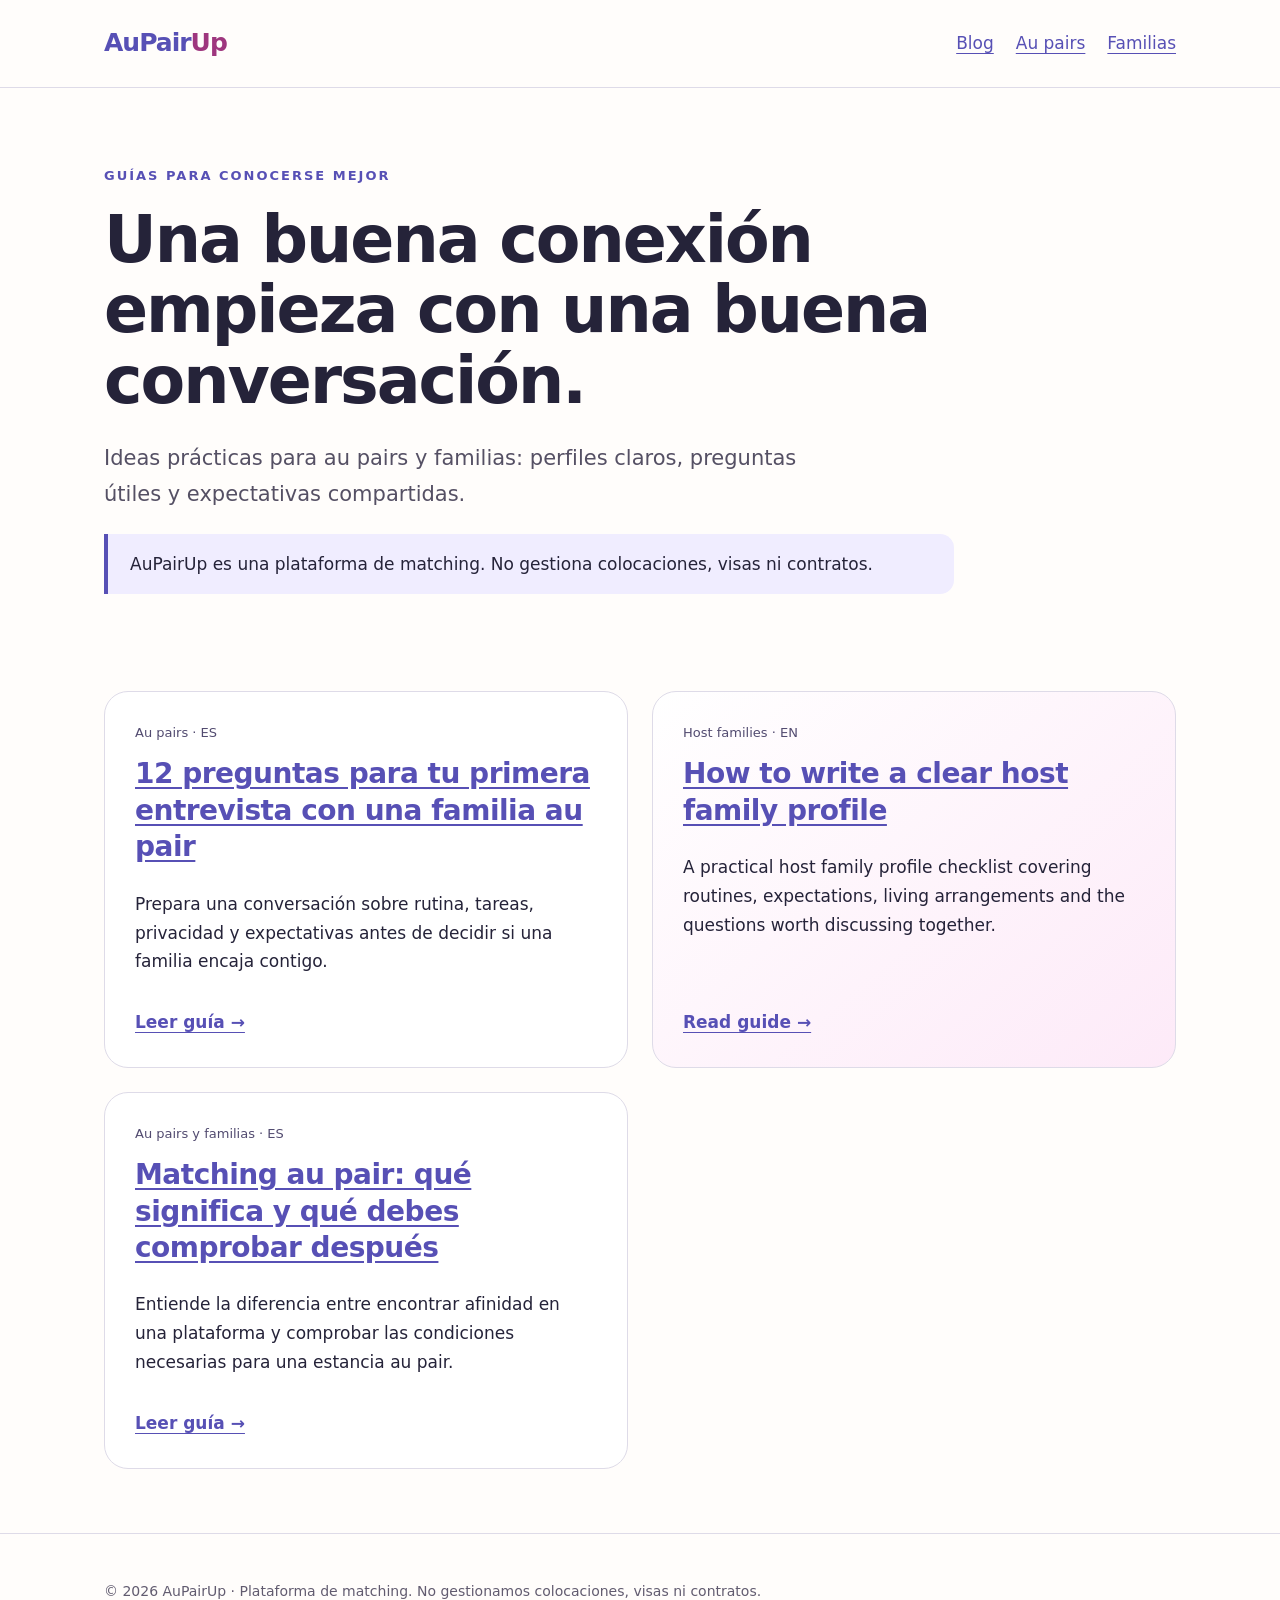
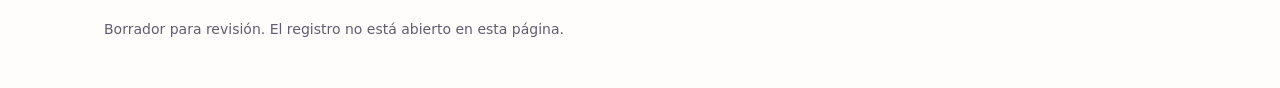
<file: public/blog/index.html>
<!doctype html>
<html lang="es"><head><meta charset="utf-8"><meta name="viewport" content="width=device-width,initial-scale=1">
<title>Blog para au pairs y familias | AuPairUp</title><meta name="description" content="Guías AuPairUp para preparar entrevistas, escribir perfiles y entender el matching entre au pairs y familias.">
<meta name="robots" content="noindex, nofollow"><meta property="og:title" content="Blog para au pairs y familias">
<meta property="og:description" content="Guías AuPairUp para preparar entrevistas, escribir perfiles y entender el matching entre au pairs y familias."><meta property="og:type" content="website">
<link rel="stylesheet" href="/blog.css"></head><body>
<a class="skip" href="#main">Saltar al contenido</a>
<header><div class="wrap"><nav aria-label="Navegación principal">
<a class="brand" href="/">AuPair<span>Up</span></a><div class="navlinks">
<a href="/blog/">Blog</a><a href="/blog/#aupairs">Au pairs</a><a href="/blog/#families">Familias</a></div></nav></div></header>
<main id="main" class="wrap"><section class="hero"><p class="eyebrow">Guías para conocerse mejor</p>
<h1>Una buena conexión empieza con una buena conversación.</h1>
<p class="intro">Ideas prácticas para au pairs y familias: perfiles claros, preguntas útiles y expectativas compartidas.</p>
<p class="notice">AuPairUp es una plataforma de matching. No gestiona colocaciones, visas ni contratos.</p></section>
<section aria-label="Guías del blog" class="cards"><article class="card" id="aupairs" lang="es"><span class="tag">Au pairs · ES</span>
<h2><a href="/blog/preguntas-entrevista-familia-au-pair/">12 preguntas para tu primera entrevista con una familia au pair</a></h2><p>Prepara una conversación sobre rutina, tareas, privacidad y expectativas antes de decidir si una familia encaja contigo.</p>
<a class="read" href="/blog/preguntas-entrevista-familia-au-pair/">Leer guía →</a></article><article class="card" id="families" lang="en"><span class="tag">Host families · EN</span>
<h2><a href="/blog/host-family-profile-checklist/">How to write a clear host family profile</a></h2><p>A practical host family profile checklist covering routines, expectations, living arrangements and the questions worth discussing together.</p>
<a class="read" href="/blog/host-family-profile-checklist/">Read guide →</a></article><article class="card" lang="es"><span class="tag">Au pairs y familias · ES</span>
<h2><a href="/blog/matching-au-pair-que-significa/">Matching au pair: qué significa y qué debes comprobar después</a></h2><p>Entiende la diferencia entre encontrar afinidad en una plataforma y comprobar las condiciones necesarias para una estancia au pair.</p>
<a class="read" href="/blog/matching-au-pair-que-significa/">Leer guía →</a></article></section></main><footer><div class="wrap"><p>© 2026 AuPairUp · Plataforma de matching. No gestionamos colocaciones, visas ni contratos.</p>
<p>Borrador para revisión. El registro no está abierto en esta página.</p></div></footer></body></html>
</file>
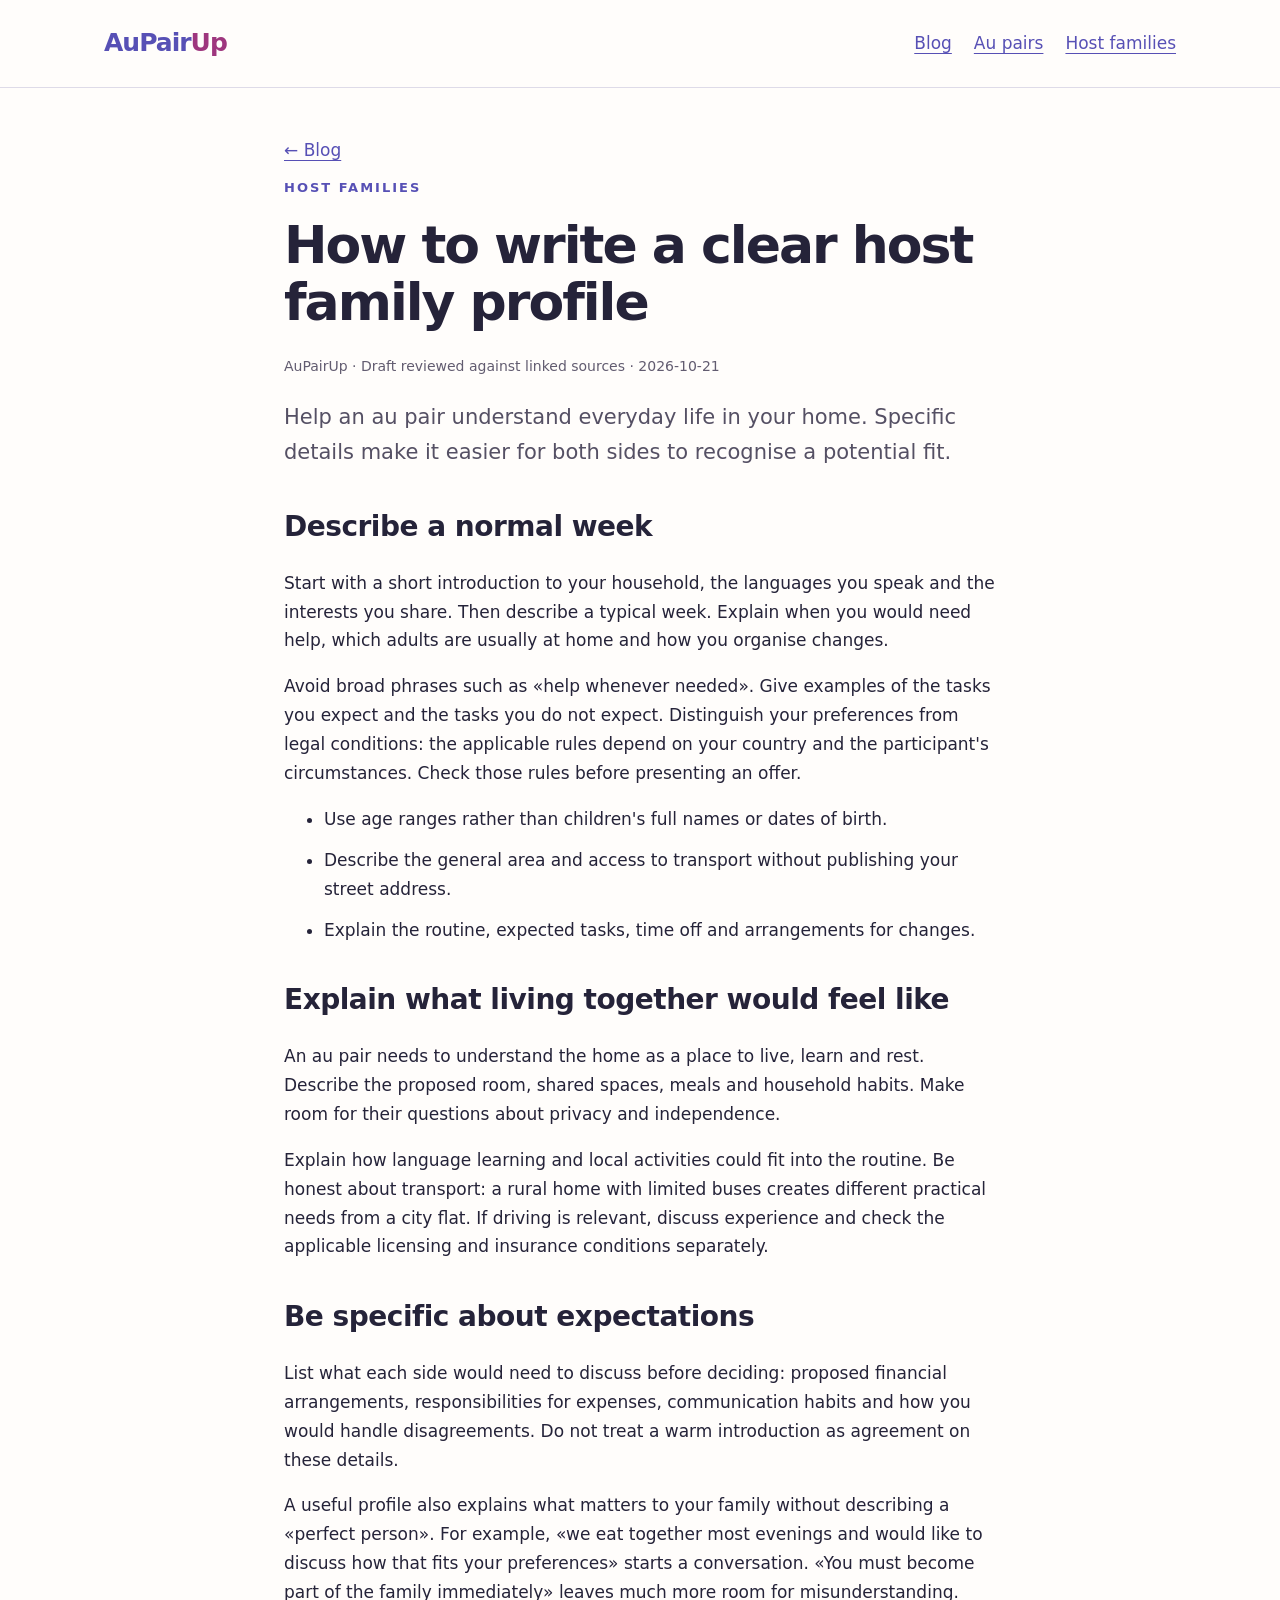
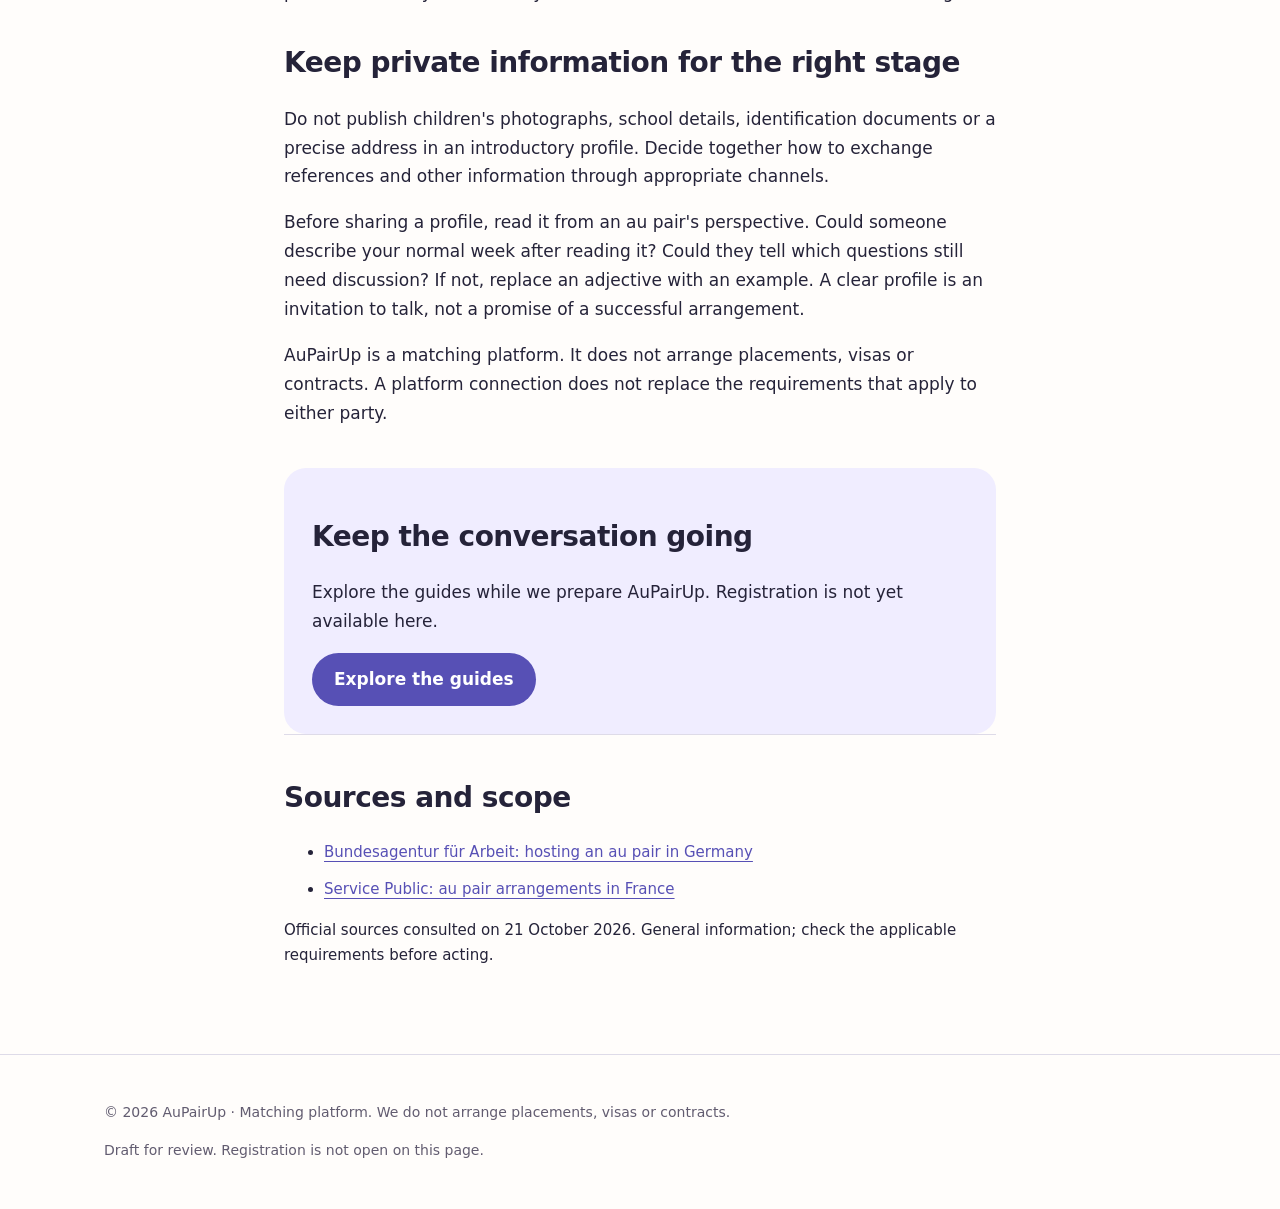
<file: public/blog/host-family-profile-checklist/index.html>
<!doctype html>
<html lang="en"><head><meta charset="utf-8"><meta name="viewport" content="width=device-width,initial-scale=1">
<title>How to write a clear host family profile | AuPairUp</title><meta name="description" content="A practical host family profile checklist covering routines, expectations, living arrangements and the questions worth discussing together.">
<meta name="robots" content="noindex, nofollow"><meta property="og:title" content="How to write a clear host family profile">
<meta property="og:description" content="A practical host family profile checklist covering routines, expectations, living arrangements and the questions worth discussing together."><meta property="og:type" content="website">
<link rel="stylesheet" href="/blog.css"></head><body>
<a class="skip" href="#main">Skip to content</a>
<header><div class="wrap"><nav aria-label="Main navigation">
<a class="brand" href="/">AuPair<span>Up</span></a><div class="navlinks">
<a href="/blog/">Blog</a><a href="/blog/#aupairs">Au pairs</a><a href="/blog/#families">Host families</a></div></nav></div></header>
<main id="main" class="article"><a href="/blog/">← Blog</a>
<p class="eyebrow">Host families</p><h1>How to write a clear host family profile</h1>
<p class="meta">AuPairUp · Draft reviewed against linked sources · <time datetime="2026-10-21">2026-10-21</time></p>
<p class="lead">Help an au pair understand everyday life in your home. Specific details make it easier for both sides to recognise a potential fit.</p><section><h2>Describe a normal week</h2><p>Start with a short introduction to your household, the languages you speak and the interests you share. Then describe a typical week. Explain when you would need help, which adults are usually at home and how you organise changes.</p><p>Avoid broad phrases such as «help whenever needed». Give examples of the tasks you expect and the tasks you do not expect. Distinguish your preferences from legal conditions: the applicable rules depend on your country and the participant&#x27;s circumstances. Check those rules before presenting an offer.</p><ul><li>Use age ranges rather than children&#x27;s full names or dates of birth.</li><li>Describe the general area and access to transport without publishing your street address.</li><li>Explain the routine, expected tasks, time off and arrangements for changes.</li></ul></section><section><h2>Explain what living together would feel like</h2><p>An au pair needs to understand the home as a place to live, learn and rest. Describe the proposed room, shared spaces, meals and household habits. Make room for their questions about privacy and independence.</p><p>Explain how language learning and local activities could fit into the routine. Be honest about transport: a rural home with limited buses creates different practical needs from a city flat. If driving is relevant, discuss experience and check the applicable licensing and insurance conditions separately.</p></section><section><h2>Be specific about expectations</h2><p>List what each side would need to discuss before deciding: proposed financial arrangements, responsibilities for expenses, communication habits and how you would handle disagreements. Do not treat a warm introduction as agreement on these details.</p><p>A useful profile also explains what matters to your family without describing a «perfect person». For example, «we eat together most evenings and would like to discuss how that fits your preferences» starts a conversation. «You must become part of the family immediately» leaves much more room for misunderstanding.</p></section><section><h2>Keep private information for the right stage</h2><p>Do not publish children&#x27;s photographs, school details, identification documents or a precise address in an introductory profile. Decide together how to exchange references and other information through appropriate channels.</p><p>Before sharing a profile, read it from an au pair&#x27;s perspective. Could someone describe your normal week after reading it? Could they tell which questions still need discussion? If not, replace an adjective with an example. A clear profile is an invitation to talk, not a promise of a successful arrangement.</p><p>AuPairUp is a matching platform. It does not arrange placements, visas or contracts. A platform connection does not replace the requirements that apply to either party.</p></section>
<aside class="cta"><h2>Keep the conversation going</h2>
<p>Explore the guides while we prepare AuPairUp. Registration is not yet available here.</p>
<a class="button" data-event="related_guide_click" href="/blog/">Explore the guides</a></aside>
<aside class="sources"><h2>Sources and scope</h2><ul><li><a href="https://www.arbeitsagentur.de/unternehmen/arbeitskraefte/au-pair">Bundesagentur für Arbeit: hosting an au pair in Germany</a></li><li><a href="https://www.service-public.gouv.fr/particuliers/vosdroits/F13348">Service Public: au pair arrangements in France</a></li></ul>
<p>Official sources consulted on 21 October 2026. General information; check the applicable requirements before acting.</p></aside></main><footer><div class="wrap"><p>© 2026 AuPairUp · Matching platform. We do not arrange placements, visas or contracts.</p>
<p>Draft for review. Registration is not open on this page.</p></div></footer></body></html>
</file>
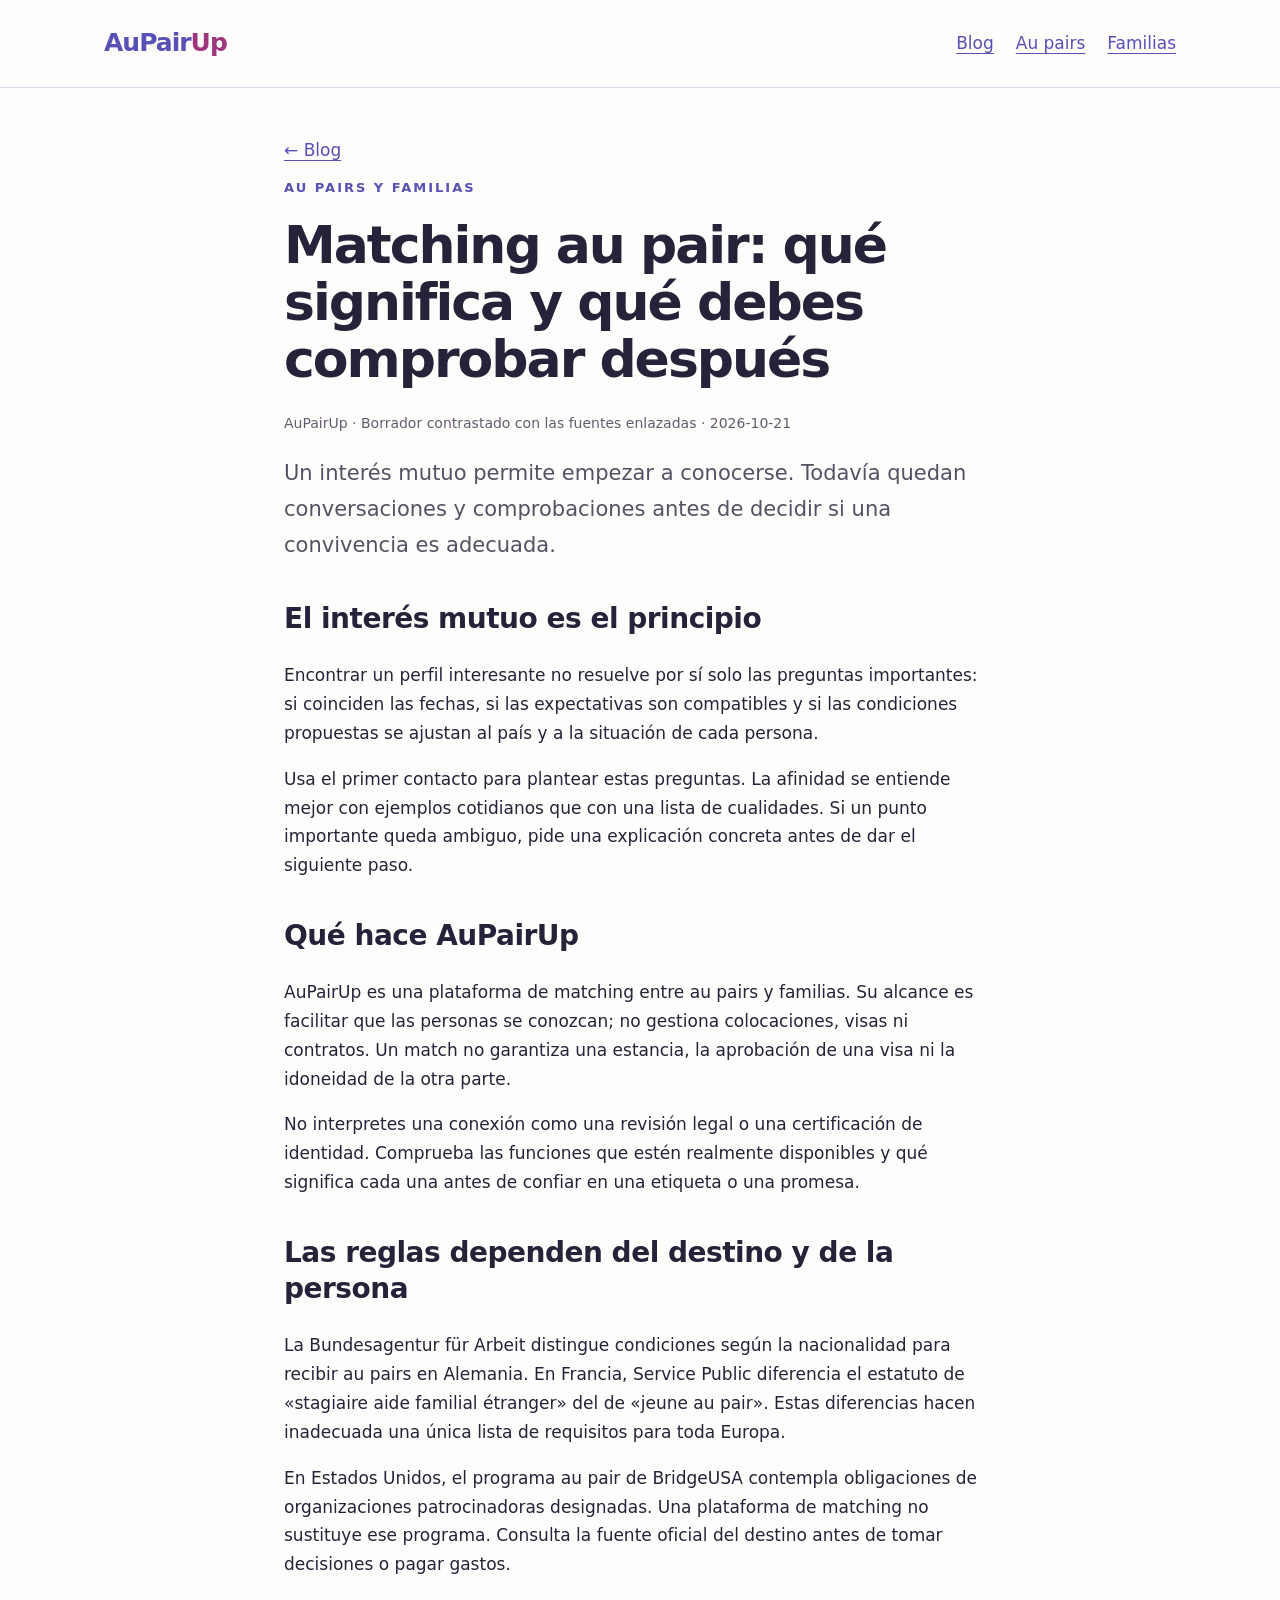
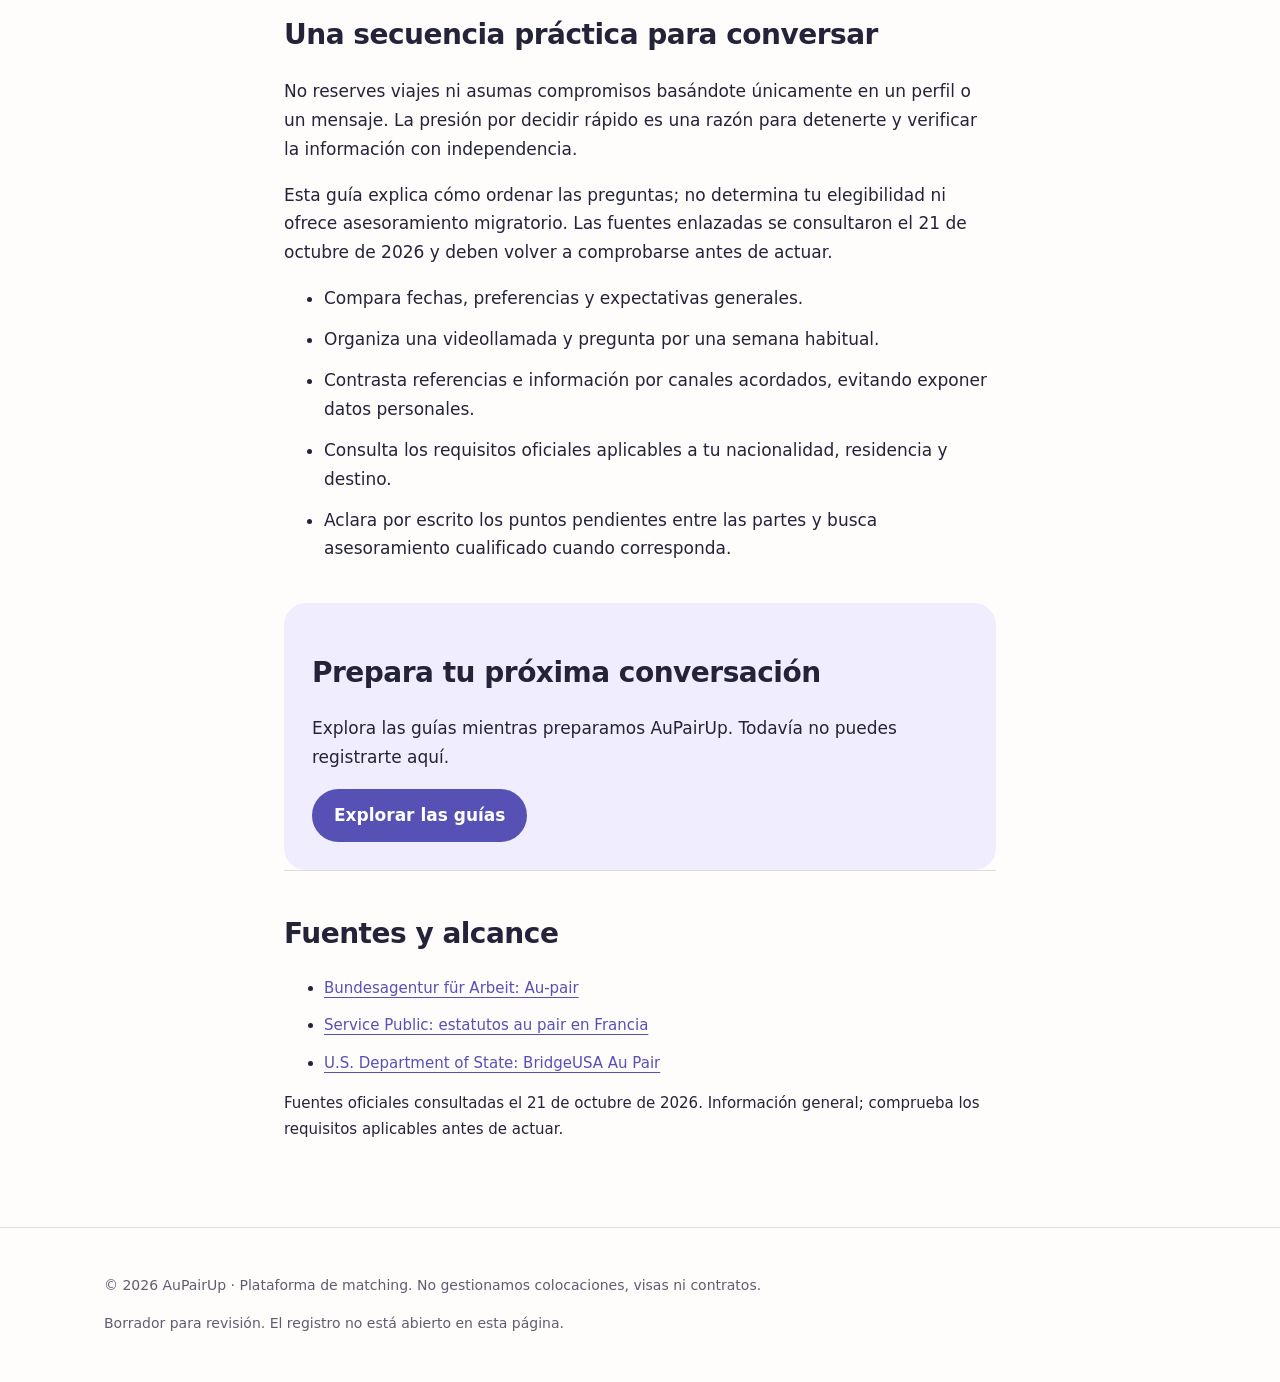
<file: public/blog/matching-au-pair-que-significa/index.html>
<!doctype html>
<html lang="es"><head><meta charset="utf-8"><meta name="viewport" content="width=device-width,initial-scale=1">
<title>Matching au pair: qué significa y qué debes comprobar después | AuPairUp</title><meta name="description" content="Entiende la diferencia entre encontrar afinidad en una plataforma y comprobar las condiciones necesarias para una estancia au pair.">
<meta name="robots" content="noindex, nofollow"><meta property="og:title" content="Matching au pair: qué significa y qué debes comprobar después">
<meta property="og:description" content="Entiende la diferencia entre encontrar afinidad en una plataforma y comprobar las condiciones necesarias para una estancia au pair."><meta property="og:type" content="website">
<link rel="stylesheet" href="/blog.css"></head><body>
<a class="skip" href="#main">Saltar al contenido</a>
<header><div class="wrap"><nav aria-label="Navegación principal">
<a class="brand" href="/">AuPair<span>Up</span></a><div class="navlinks">
<a href="/blog/">Blog</a><a href="/blog/#aupairs">Au pairs</a><a href="/blog/#families">Familias</a></div></nav></div></header>
<main id="main" class="article"><a href="/blog/">← Blog</a>
<p class="eyebrow">Au pairs y familias</p><h1>Matching au pair: qué significa y qué debes comprobar después</h1>
<p class="meta">AuPairUp · Borrador contrastado con las fuentes enlazadas · <time datetime="2026-10-21">2026-10-21</time></p>
<p class="lead">Un interés mutuo permite empezar a conocerse. Todavía quedan conversaciones y comprobaciones antes de decidir si una convivencia es adecuada.</p><section><h2>El interés mutuo es el principio</h2><p>Encontrar un perfil interesante no resuelve por sí solo las preguntas importantes: si coinciden las fechas, si las expectativas son compatibles y si las condiciones propuestas se ajustan al país y a la situación de cada persona.</p><p>Usa el primer contacto para plantear estas preguntas. La afinidad se entiende mejor con ejemplos cotidianos que con una lista de cualidades. Si un punto importante queda ambiguo, pide una explicación concreta antes de dar el siguiente paso.</p></section><section><h2>Qué hace AuPairUp</h2><p>AuPairUp es una plataforma de matching entre au pairs y familias. Su alcance es facilitar que las personas se conozcan; no gestiona colocaciones, visas ni contratos. Un match no garantiza una estancia, la aprobación de una visa ni la idoneidad de la otra parte.</p><p>No interpretes una conexión como una revisión legal o una certificación de identidad. Comprueba las funciones que estén realmente disponibles y qué significa cada una antes de confiar en una etiqueta o una promesa.</p></section><section><h2>Las reglas dependen del destino y de la persona</h2><p>La Bundesagentur für Arbeit distingue condiciones según la nacionalidad para recibir au pairs en Alemania. En Francia, Service Public diferencia el estatuto de «stagiaire aide familial étranger» del de «jeune au pair». Estas diferencias hacen inadecuada una única lista de requisitos para toda Europa.</p><p>En Estados Unidos, el programa au pair de BridgeUSA contempla obligaciones de organizaciones patrocinadoras designadas. Una plataforma de matching no sustituye ese programa. Consulta la fuente oficial del destino antes de tomar decisiones o pagar gastos.</p></section><section><h2>Una secuencia práctica para conversar</h2><p>No reserves viajes ni asumas compromisos basándote únicamente en un perfil o un mensaje. La presión por decidir rápido es una razón para detenerte y verificar la información con independencia.</p><p>Esta guía explica cómo ordenar las preguntas; no determina tu elegibilidad ni ofrece asesoramiento migratorio. Las fuentes enlazadas se consultaron el 21 de octubre de 2026 y deben volver a comprobarse antes de actuar.</p><ul><li>Compara fechas, preferencias y expectativas generales.</li><li>Organiza una videollamada y pregunta por una semana habitual.</li><li>Contrasta referencias e información por canales acordados, evitando exponer datos personales.</li><li>Consulta los requisitos oficiales aplicables a tu nacionalidad, residencia y destino.</li><li>Aclara por escrito los puntos pendientes entre las partes y busca asesoramiento cualificado cuando corresponda.</li></ul></section>
<aside class="cta"><h2>Prepara tu próxima conversación</h2>
<p>Explora las guías mientras preparamos AuPairUp. Todavía no puedes registrarte aquí.</p>
<a class="button" data-event="related_guide_click" href="/blog/">Explorar las guías</a></aside>
<aside class="sources"><h2>Fuentes y alcance</h2><ul><li><a href="https://www.arbeitsagentur.de/unternehmen/arbeitskraefte/au-pair">Bundesagentur für Arbeit: Au-pair</a></li><li><a href="https://www.service-public.gouv.fr/particuliers/vosdroits/F13348">Service Public: estatutos au pair en Francia</a></li><li><a href="https://j1visa.state.gov/programs/au-pair/">U.S. Department of State: BridgeUSA Au Pair</a></li></ul>
<p>Fuentes oficiales consultadas el 21 de octubre de 2026. Información general; comprueba los requisitos aplicables antes de actuar.</p></aside></main><footer><div class="wrap"><p>© 2026 AuPairUp · Plataforma de matching. No gestionamos colocaciones, visas ni contratos.</p>
<p>Borrador para revisión. El registro no está abierto en esta página.</p></div></footer></body></html>
</file>
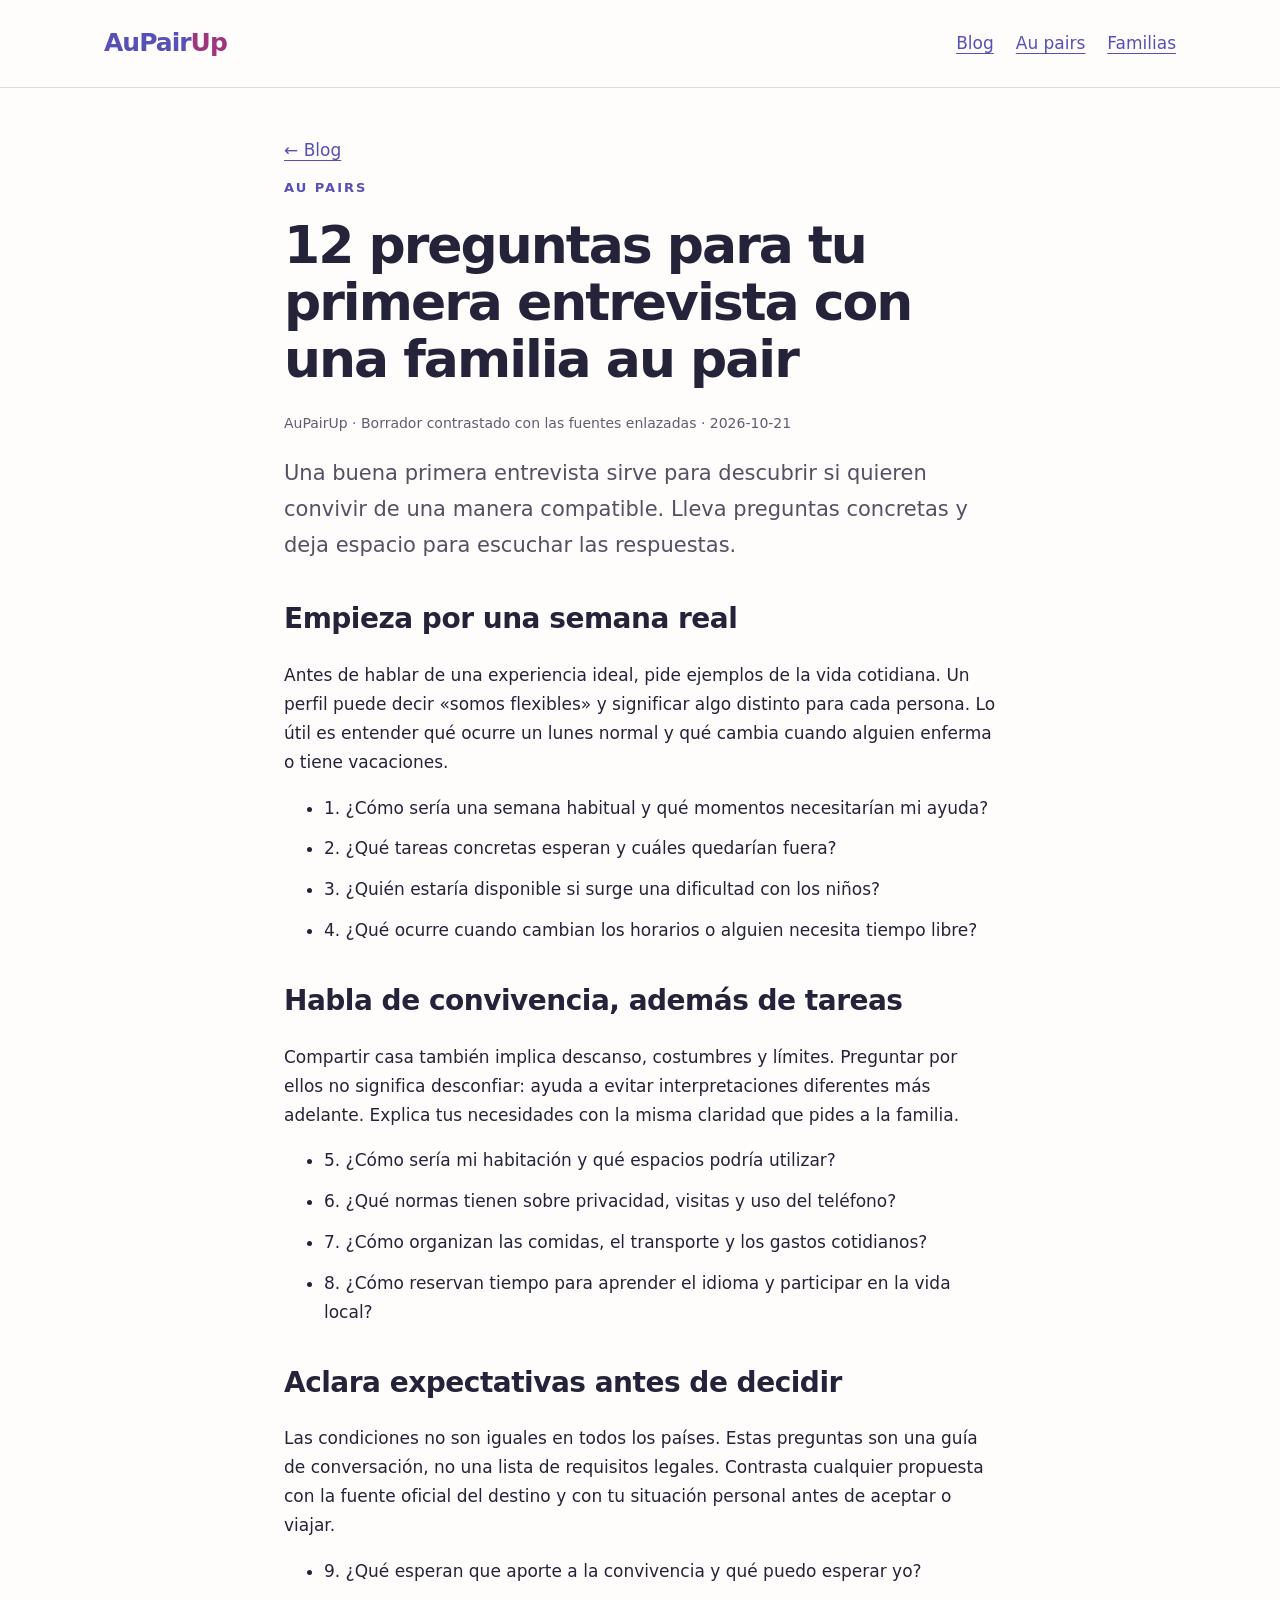
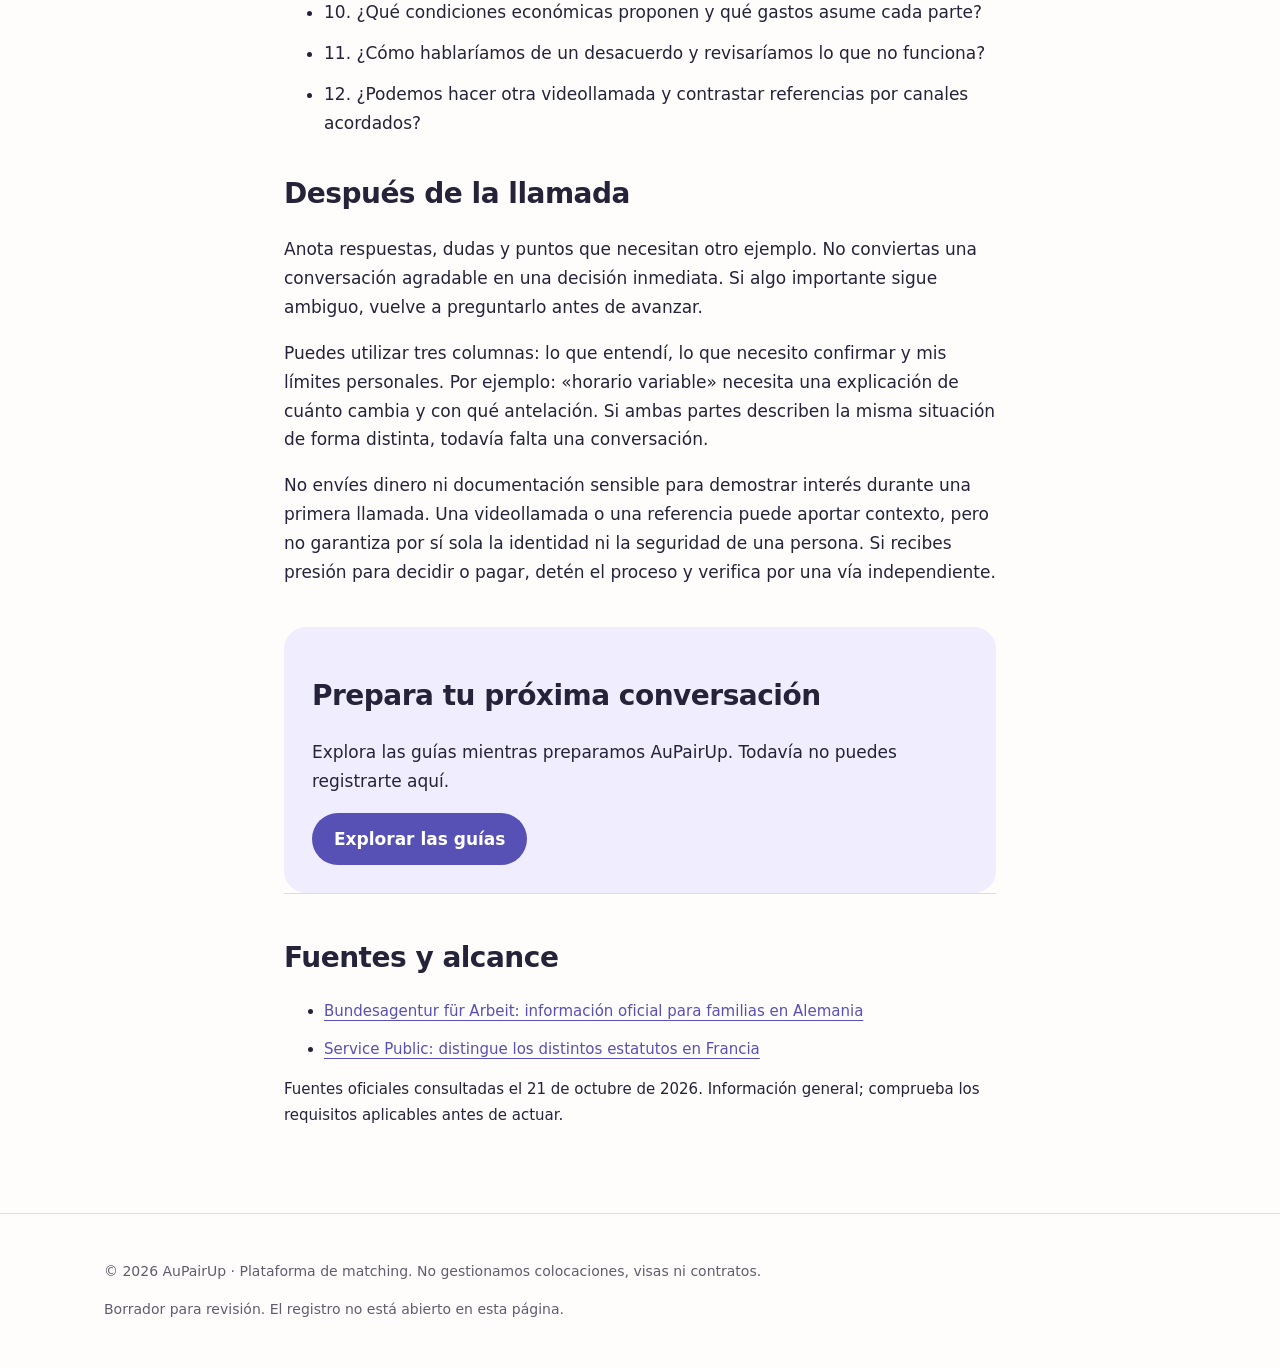
<file: public/blog/preguntas-entrevista-familia-au-pair/index.html>
<!doctype html>
<html lang="es"><head><meta charset="utf-8"><meta name="viewport" content="width=device-width,initial-scale=1">
<title>12 preguntas para tu primera entrevista con una familia au pair | AuPairUp</title><meta name="description" content="Prepara una conversación sobre rutina, tareas, privacidad y expectativas antes de decidir si una familia encaja contigo.">
<meta name="robots" content="noindex, nofollow"><meta property="og:title" content="12 preguntas para tu primera entrevista con una familia au pair">
<meta property="og:description" content="Prepara una conversación sobre rutina, tareas, privacidad y expectativas antes de decidir si una familia encaja contigo."><meta property="og:type" content="website">
<link rel="stylesheet" href="/blog.css"></head><body>
<a class="skip" href="#main">Saltar al contenido</a>
<header><div class="wrap"><nav aria-label="Navegación principal">
<a class="brand" href="/">AuPair<span>Up</span></a><div class="navlinks">
<a href="/blog/">Blog</a><a href="/blog/#aupairs">Au pairs</a><a href="/blog/#families">Familias</a></div></nav></div></header>
<main id="main" class="article"><a href="/blog/">← Blog</a>
<p class="eyebrow">Au pairs</p><h1>12 preguntas para tu primera entrevista con una familia au pair</h1>
<p class="meta">AuPairUp · Borrador contrastado con las fuentes enlazadas · <time datetime="2026-10-21">2026-10-21</time></p>
<p class="lead">Una buena primera entrevista sirve para descubrir si quieren convivir de una manera compatible. Lleva preguntas concretas y deja espacio para escuchar las respuestas.</p><section><h2>Empieza por una semana real</h2><p>Antes de hablar de una experiencia ideal, pide ejemplos de la vida cotidiana. Un perfil puede decir «somos flexibles» y significar algo distinto para cada persona. Lo útil es entender qué ocurre un lunes normal y qué cambia cuando alguien enferma o tiene vacaciones.</p><ul><li>1. ¿Cómo sería una semana habitual y qué momentos necesitarían mi ayuda?</li><li>2. ¿Qué tareas concretas esperan y cuáles quedarían fuera?</li><li>3. ¿Quién estaría disponible si surge una dificultad con los niños?</li><li>4. ¿Qué ocurre cuando cambian los horarios o alguien necesita tiempo libre?</li></ul></section><section><h2>Habla de convivencia, además de tareas</h2><p>Compartir casa también implica descanso, costumbres y límites. Preguntar por ellos no significa desconfiar: ayuda a evitar interpretaciones diferentes más adelante. Explica tus necesidades con la misma claridad que pides a la familia.</p><ul><li>5. ¿Cómo sería mi habitación y qué espacios podría utilizar?</li><li>6. ¿Qué normas tienen sobre privacidad, visitas y uso del teléfono?</li><li>7. ¿Cómo organizan las comidas, el transporte y los gastos cotidianos?</li><li>8. ¿Cómo reservan tiempo para aprender el idioma y participar en la vida local?</li></ul></section><section><h2>Aclara expectativas antes de decidir</h2><p>Las condiciones no son iguales en todos los países. Estas preguntas son una guía de conversación, no una lista de requisitos legales. Contrasta cualquier propuesta con la fuente oficial del destino y con tu situación personal antes de aceptar o viajar.</p><ul><li>9. ¿Qué esperan que aporte a la convivencia y qué puedo esperar yo?</li><li>10. ¿Qué condiciones económicas proponen y qué gastos asume cada parte?</li><li>11. ¿Cómo hablaríamos de un desacuerdo y revisaríamos lo que no funciona?</li><li>12. ¿Podemos hacer otra videollamada y contrastar referencias por canales acordados?</li></ul></section><section><h2>Después de la llamada</h2><p>Anota respuestas, dudas y puntos que necesitan otro ejemplo. No conviertas una conversación agradable en una decisión inmediata. Si algo importante sigue ambiguo, vuelve a preguntarlo antes de avanzar.</p><p>Puedes utilizar tres columnas: lo que entendí, lo que necesito confirmar y mis límites personales. Por ejemplo: «horario variable» necesita una explicación de cuánto cambia y con qué antelación. Si ambas partes describen la misma situación de forma distinta, todavía falta una conversación.</p><p>No envíes dinero ni documentación sensible para demostrar interés durante una primera llamada. Una videollamada o una referencia puede aportar contexto, pero no garantiza por sí sola la identidad ni la seguridad de una persona. Si recibes presión para decidir o pagar, detén el proceso y verifica por una vía independiente.</p></section>
<aside class="cta"><h2>Prepara tu próxima conversación</h2>
<p>Explora las guías mientras preparamos AuPairUp. Todavía no puedes registrarte aquí.</p>
<a class="button" data-event="related_guide_click" href="/blog/">Explorar las guías</a></aside>
<aside class="sources"><h2>Fuentes y alcance</h2><ul><li><a href="https://www.arbeitsagentur.de/unternehmen/arbeitskraefte/au-pair">Bundesagentur für Arbeit: información oficial para familias en Alemania</a></li><li><a href="https://www.service-public.gouv.fr/particuliers/vosdroits/F13348">Service Public: distingue los distintos estatutos en Francia</a></li></ul>
<p>Fuentes oficiales consultadas el 21 de octubre de 2026. Información general; comprueba los requisitos aplicables antes de actuar.</p></aside></main><footer><div class="wrap"><p>© 2026 AuPairUp · Plataforma de matching. No gestionamos colocaciones, visas ni contratos.</p>
<p>Borrador para revisión. El registro no está abierto en esta página.</p></div></footer></body></html>
</file>
<file: blog.css>
:root{--ink:#252339;--purple:#5750b5;--soft:#f0edff;--pink:#fdeaf8;--paper:#fffdfb;--line:#dedbe8}*{box-sizing:border-box}body{margin:0;background:var(--paper);color:var(--ink);font:17px/1.7 system-ui,sans-serif}a{color:var(--purple);text-underline-offset:4px}a:hover{text-decoration-thickness:2px}a:focus-visible,button:focus-visible{outline:3px solid #5750b5;outline-offset:4px}.skip{position:absolute;left:-999px}.skip:focus{left:20px;top:10px;background:white;padding:12px;z-index:5}.wrap{max-width:1120px;margin:auto;padding:0 24px}header{border-bottom:1px solid var(--line)}nav{display:flex;align-items:center;justify-content:space-between;gap:20px;flex-wrap:wrap;padding:22px 0}.brand{font-size:25px;font-weight:800;text-decoration:none;letter-spacing:-1px}.brand span{color:#9e367e}.navlinks{display:flex;gap:22px;flex-wrap:wrap}.eyebrow{color:var(--purple);font-size:13px;font-weight:750;text-transform:uppercase;letter-spacing:2px}.hero{padding:64px 0 48px;max-width:850px}h1{font-size:clamp(36px,5.8vw,65px);line-height:1.09;letter-spacing:-2px;margin:18px 0 24px}h2{line-height:1.3;font-size:28px;letter-spacing:-.5px}h3{line-height:1.3}.intro{font-size:21px;max-width:720px;color:#555064}.notice{background:var(--soft);border-left:4px solid var(--purple);padding:16px 22px;border-radius:0 14px 14px 0}.cards{display:grid;grid-template-columns:repeat(2,minmax(0,1fr));gap:24px;margin:32px 0 64px}.card{border:1px solid var(--line);border-radius:24px;padding:30px;background:white;display:flex;flex-direction:column}.card:nth-child(2n){background:linear-gradient(140deg,#fff,#fdeaf8)}.card h2{margin:12px 0}.card p{margin:12px 0}.card .read{margin-top:auto;padding-top:20px;font-weight:700}.tag{font-size:13px;color:#524b70}.article{max-width:760px;margin:auto;padding:48px 24px 70px}.article h1{font-size:clamp(34px,5vw,52px)}.article section{margin:38px 0}.article li{margin:12px 0}.article .lead{font-size:21px;color:#555064}.meta{font-size:14px;color:#625c70}.cta{background:var(--soft);padding:28px;border-radius:22px;margin-top:40px}.button{display:inline-block;border-radius:99px;background:var(--purple);color:white;padding:12px 22px;font-weight:650;text-decoration:none}.sources{font-size:15px;border-top:1px solid var(--line);padding-top:22px}.sources a{overflow-wrap:anywhere}footer{padding:32px 0;border-top:1px solid var(--line);font-size:14px;color:#625c70}@media(max-width:640px){.cards{grid-template-columns:1fr}.hero{padding:38px 0 28px}h1{letter-spacing:-1px}.wrap{padding:0 20px}.card{padding:24px}nav{gap:12px}.navlinks{gap:16px;font-size:15px}}@media(prefers-reduced-motion:reduce){*{scroll-behavior:auto}}
</file>
